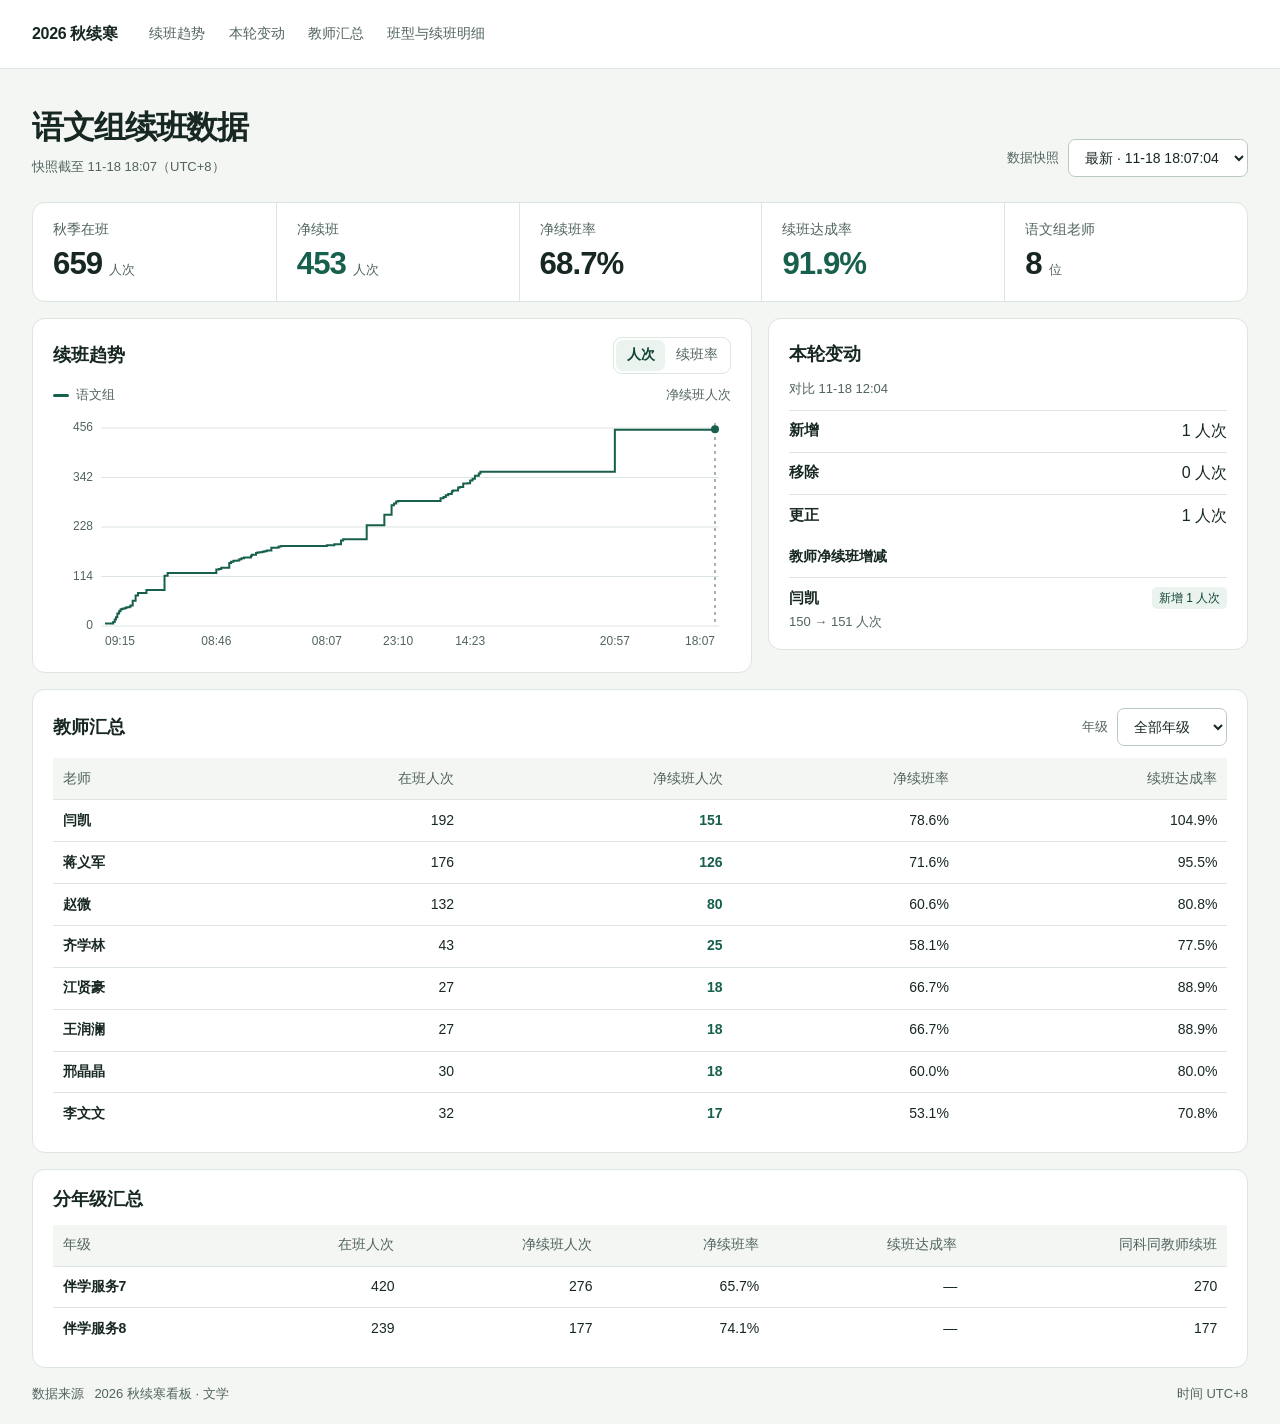
<file: index.html>
<!doctype html>
<html lang="zh-CN" data-snapshot-source="https://autumn-winter-renewals-2026.leafy-owlet-6920.chatgpt.site/snapshots.json">
<head>
  <meta charset="utf-8">
  <meta name="viewport" content="width=device-width, initial-scale=1">
  <meta name="description" content="2026 秋续寒语文组续班趋势、教师汇总与分年级数据。">
  <title>语文组续班数据 · 2026 秋续寒</title>
  <link rel="stylesheet" href="./dashboard.css?v=3">
  <link rel="stylesheet" href="./teachers.css">
  <script src="./dashboard.js?v=3" defer></script>
</head>
<body>
  <header class="topbar">
    <div class="shell topbar-inner">
      <a class="brand" href="#overview">2026 秋续寒</a>
      <nav aria-label="页面导航">
        <a href="#trend">续班趋势</a>
        <a href="#changes">本轮变动</a>
        <a href="#teachers">教师汇总</a>
        <a href="./details.html#class-types">班型与续班明细</a>
      </nav>
    </div>
  </header>

  <main class="shell" id="overview">
    <div class="page-heading">
      <div>
        <h1>语文组续班数据</h1>
        <p id="data-status" class="data-status" role="status">正在读取快照…</p>
      </div>
      <label class="snapshot-control" for="snapshot">
        <span>数据快照</span>
        <select id="snapshot" disabled><option>最新快照</option></select>
      </label>
    </div>

    <dl class="metrics" aria-label="语文组续班概况">
      <div><dt>秋季在班</dt><dd><strong id="enrolled">—</strong><span>人次</span></dd></div>
      <div><dt>净续班</dt><dd><strong id="renewed">—</strong><span>人次</span></dd></div>
      <div><dt>净续班率</dt><dd><strong id="rate">—</strong></dd></div>
      <div><dt>续班达成率</dt><dd><strong id="attainment">—</strong></dd></div>
      <div><dt>语文组老师</dt><dd><strong id="teacher-count">—</strong><span>位</span></dd></div>
    </dl>

    <div class="data-grid">
      <section class="panel trend" id="trend" aria-labelledby="trend-heading">
        <div class="panel-heading">
          <h2 id="trend-heading">续班趋势</h2>
          <div class="segmented" role="group" aria-label="走势指标">
            <button type="button" data-metric="count" aria-pressed="true" disabled>人次</button>
            <button type="button" data-metric="rate" aria-pressed="false" disabled>续班率</button>
          </div>
        </div>
        <div class="chart-key"><span></span>语文组 <span class="chart-unit" id="chart-unit">净续班人次</span></div>
        <canvas id="chart" role="img" aria-label="语文组续班趋势">可通过数据快照查看各时点的净续班数据。</canvas>
      </section>

      <section class="panel changes" id="changes" aria-labelledby="changes-heading">
        <div class="panel-heading"><h2 id="changes-heading">本轮变动</h2></div>
        <p id="change-summary" class="muted" aria-live="polite">正在读取快照…</p>
        <ul class="changes-list" id="change-list" hidden></ul>
        <div class="teacher-changes" id="teacher-changes" hidden>
          <h3>教师净续班增减</h3>
          <ul class="changes-list" id="teacher-change-list"></ul>
        </div>
      </section>
    </div>

    <section class="panel teachers" id="teachers" aria-labelledby="teachers-heading">
      <div class="panel-heading">
        <h2 id="teachers-heading">教师汇总</h2>
        <label class="grade-control" for="teacher-grade">
          <span>年级</span>
          <select id="teacher-grade" disabled><option value="">全部年级</option></select>
        </label>
      </div>
      <div class="table-scroll">
        <table>
          <thead><tr><th scope="col">老师</th><th scope="col">在班人次</th><th scope="col">净续班人次</th><th scope="col">净续班率</th><th scope="col">续班达成率</th></tr></thead>
          <tbody id="teacher-rows"><tr><td colspan="5">正在读取快照…</td></tr></tbody>
        </table>
      </div>
    </section>

    <section class="panel" id="grades" aria-labelledby="grades-heading">
      <div class="panel-heading"><h2 id="grades-heading">分年级汇总</h2></div>
      <div class="table-scroll">
        <table>
          <thead><tr><th scope="col">年级</th><th scope="col">在班人次</th><th scope="col">净续班人次</th><th scope="col">净续班率</th><th scope="col">续班达成率</th><th scope="col">同科同教师续班</th></tr></thead>
          <tbody id="grade-rows"><tr><td colspan="6">正在读取快照…</td></tr></tbody>
        </table>
      </div>
    </section>
    <footer>数据来源 <span>2026 秋续寒看板 · 文学</span><span>时间 UTC+8</span></footer>
  </main>
</body>
</html>
</file>
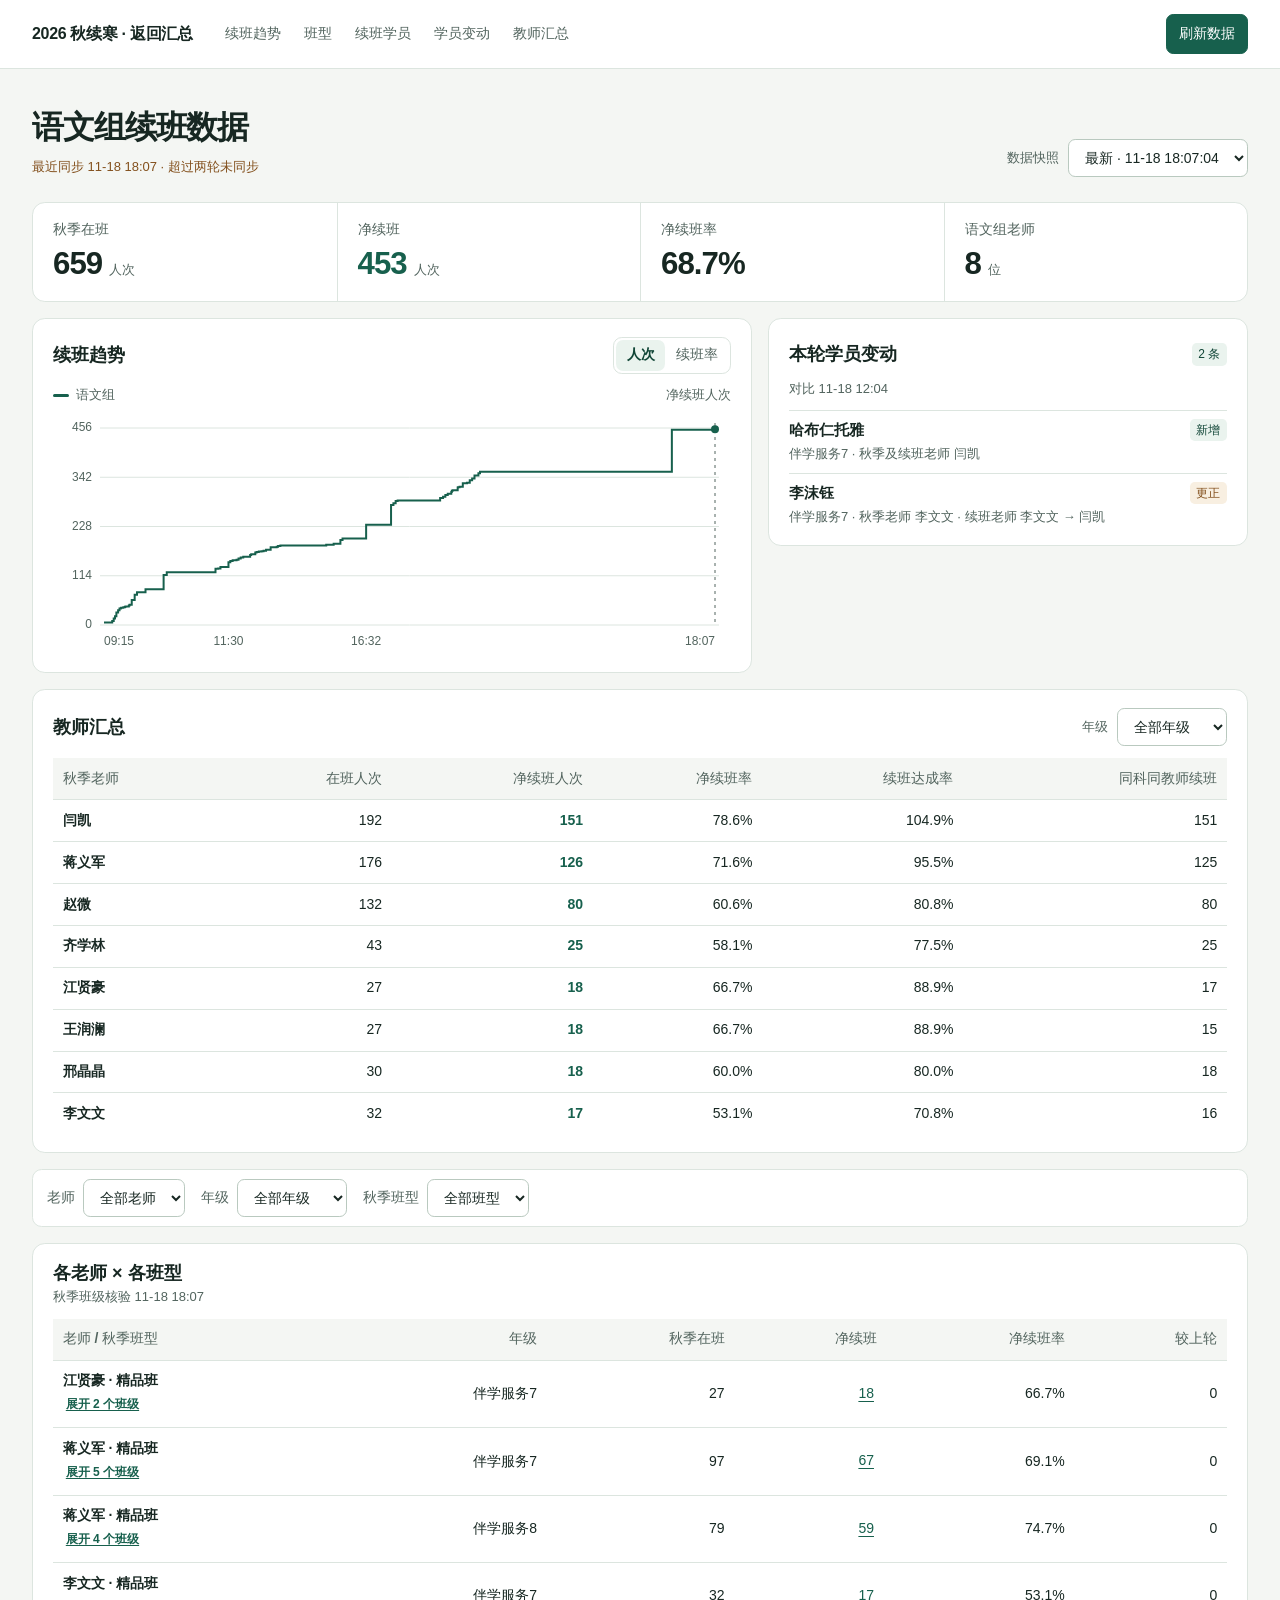
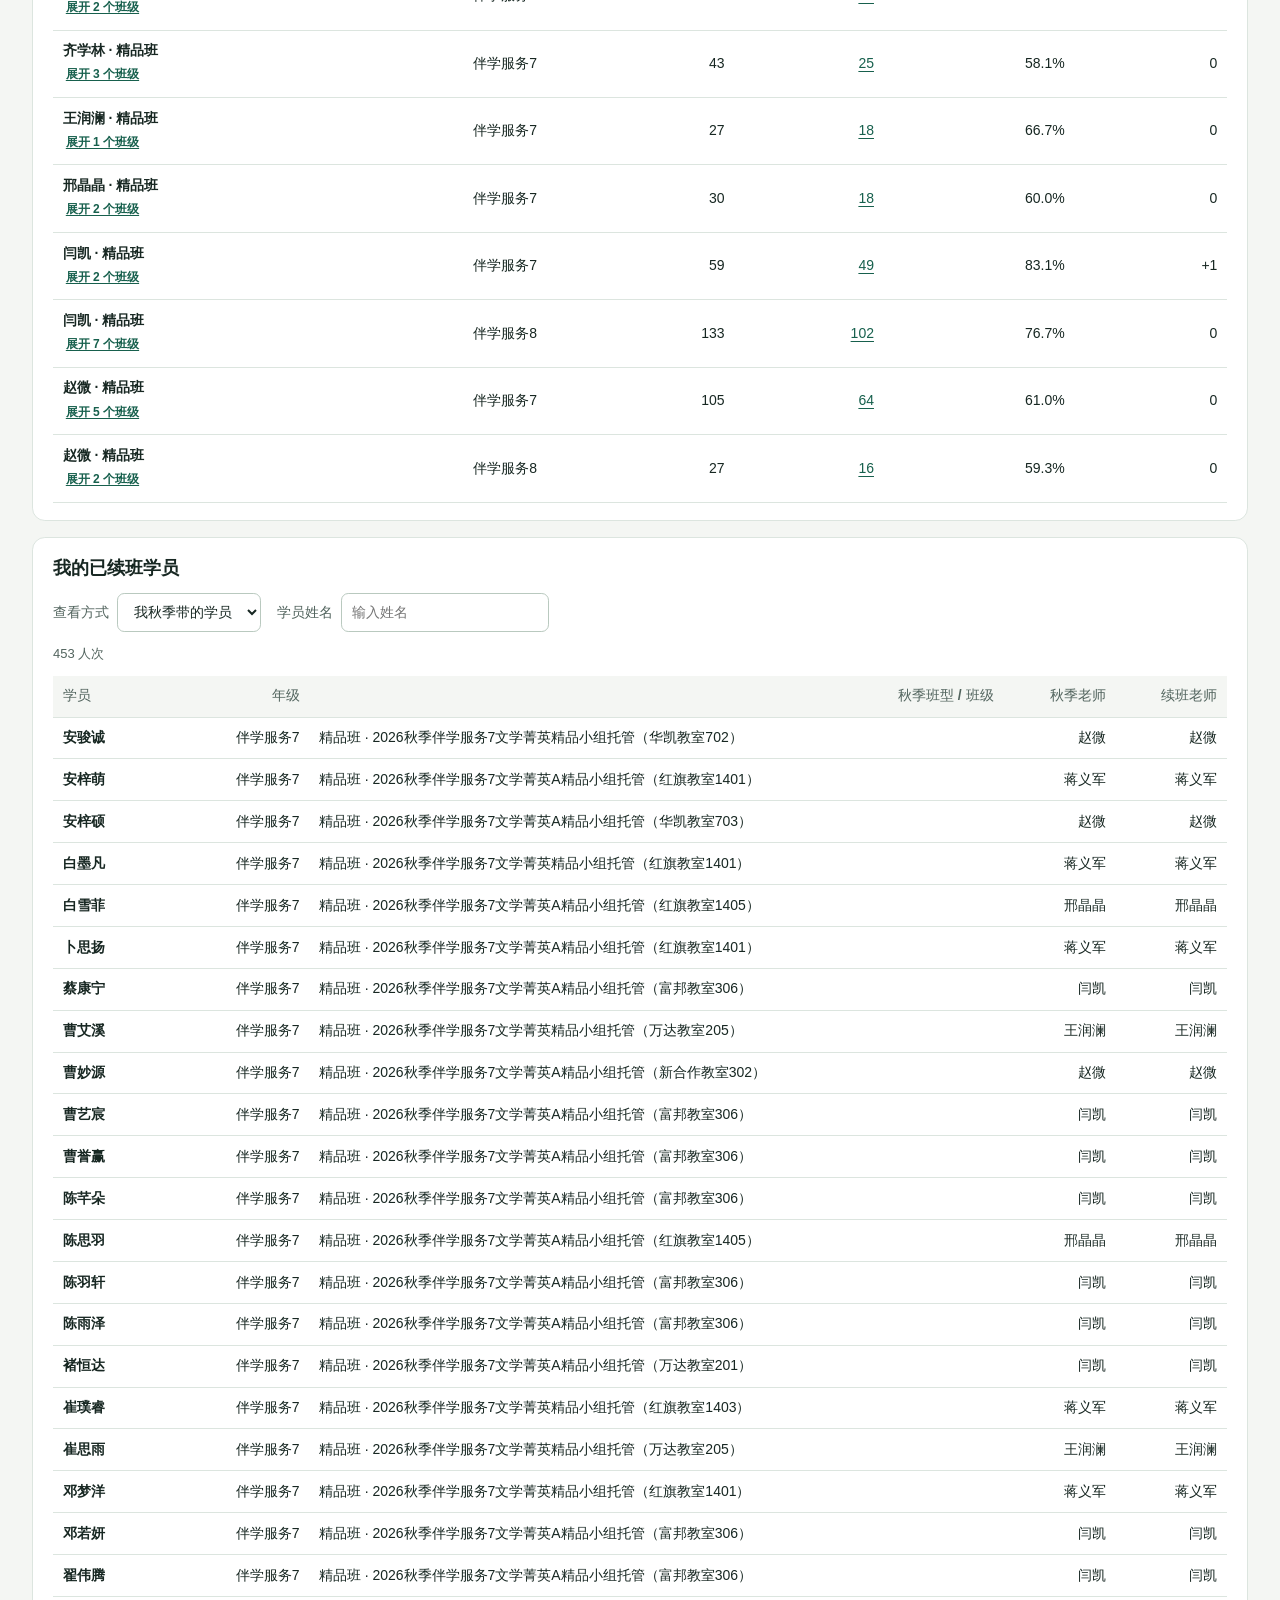
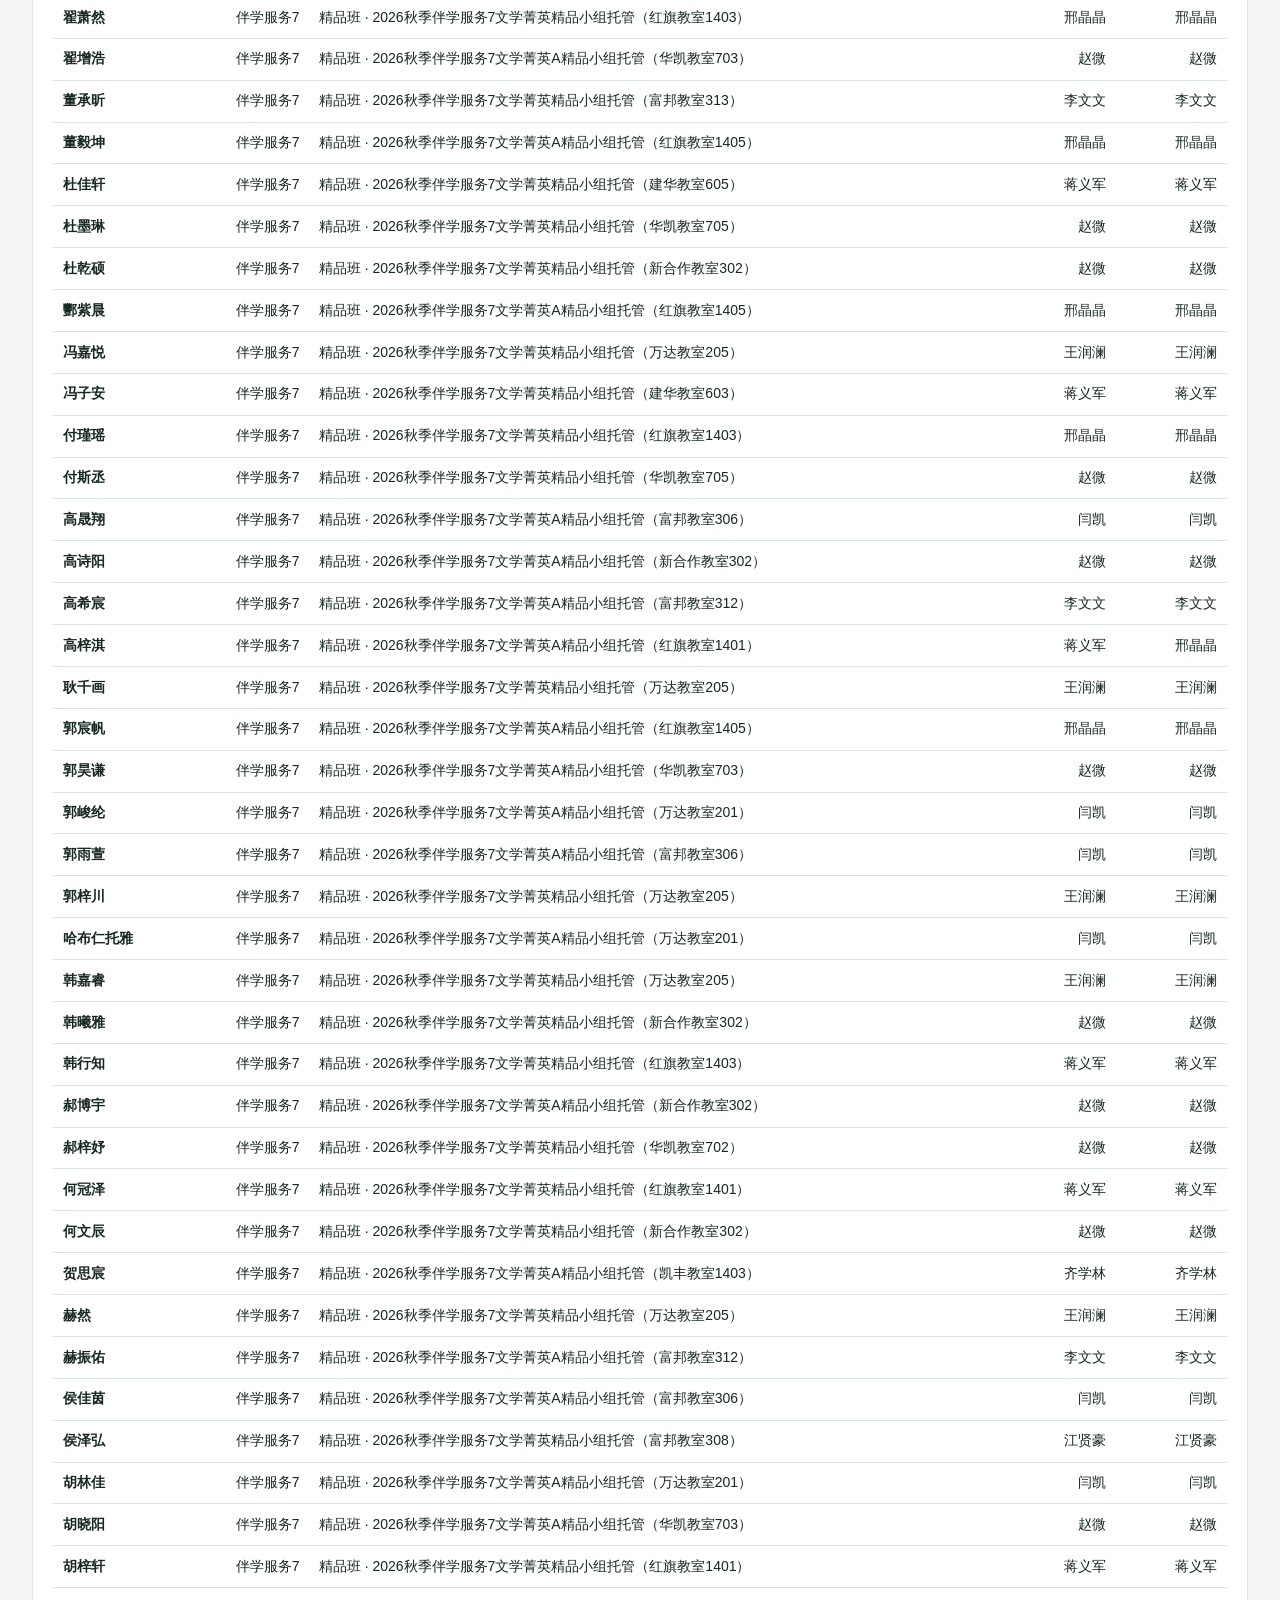
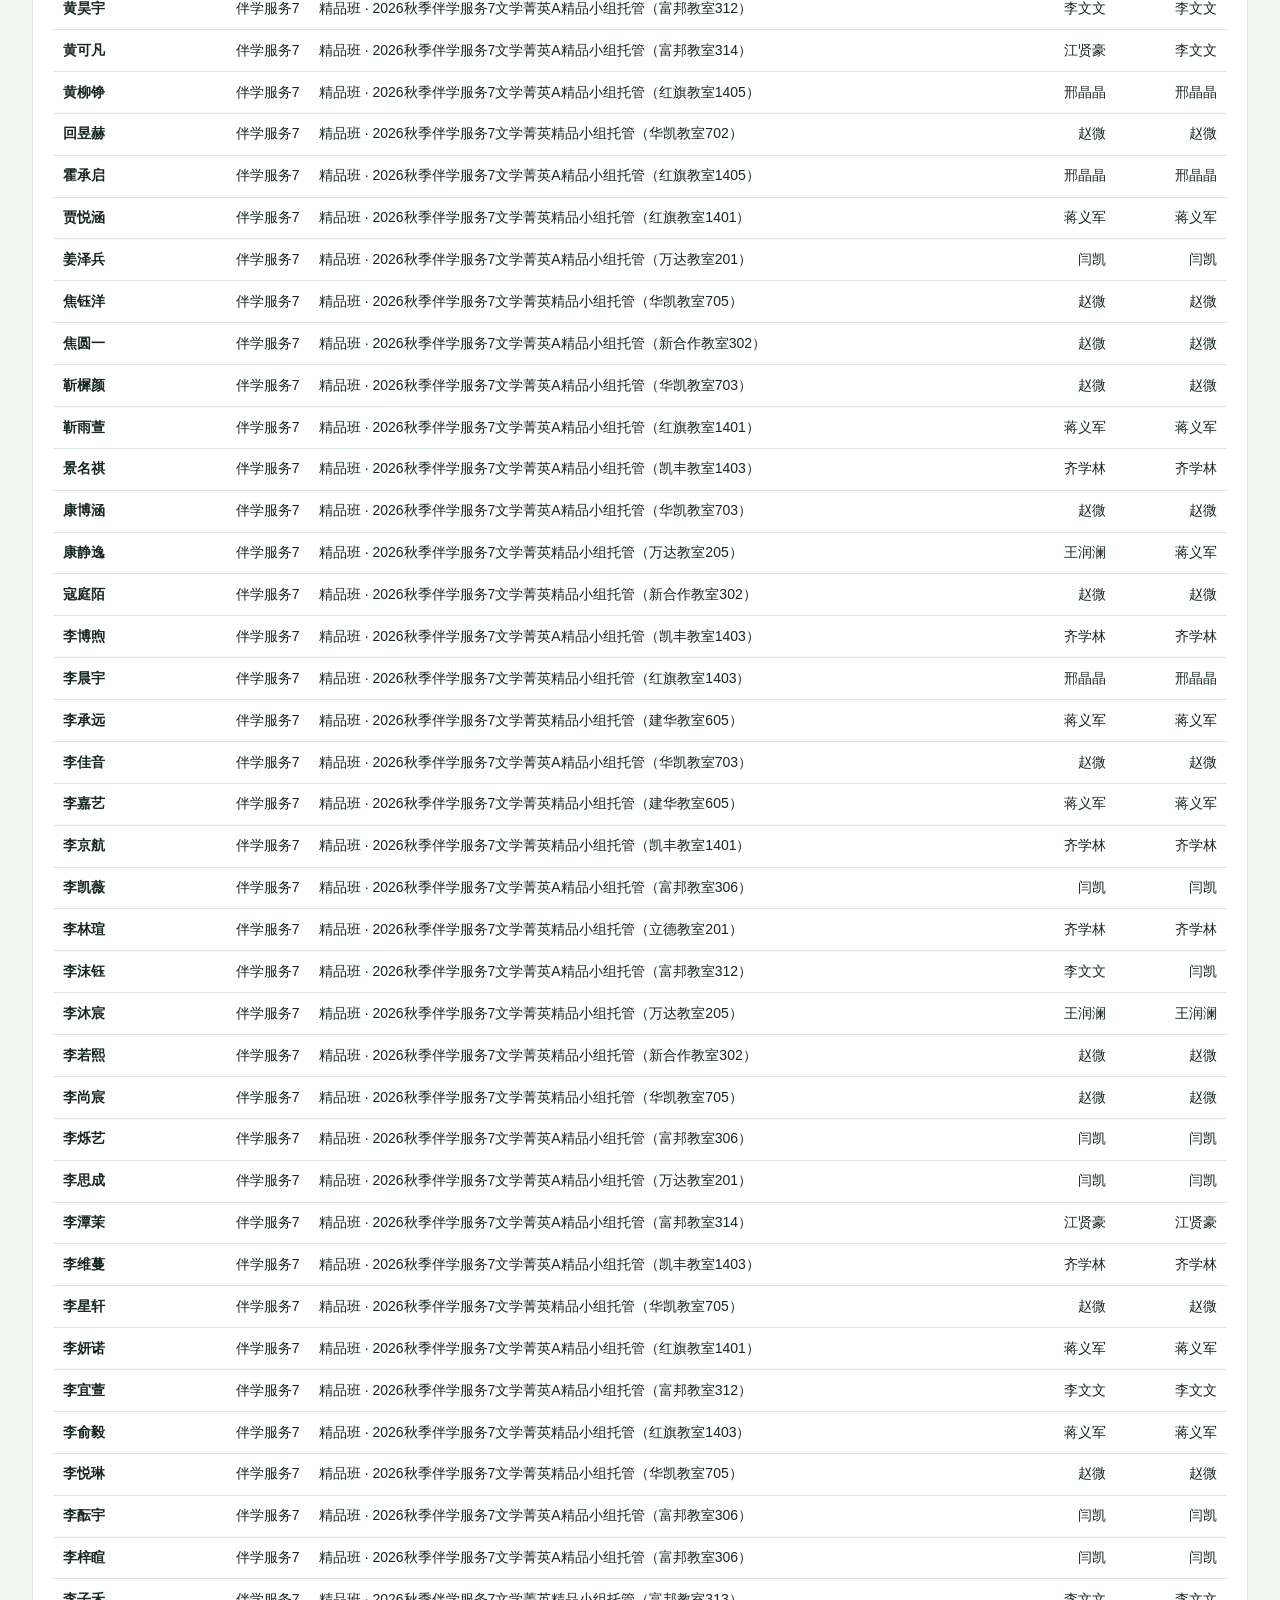
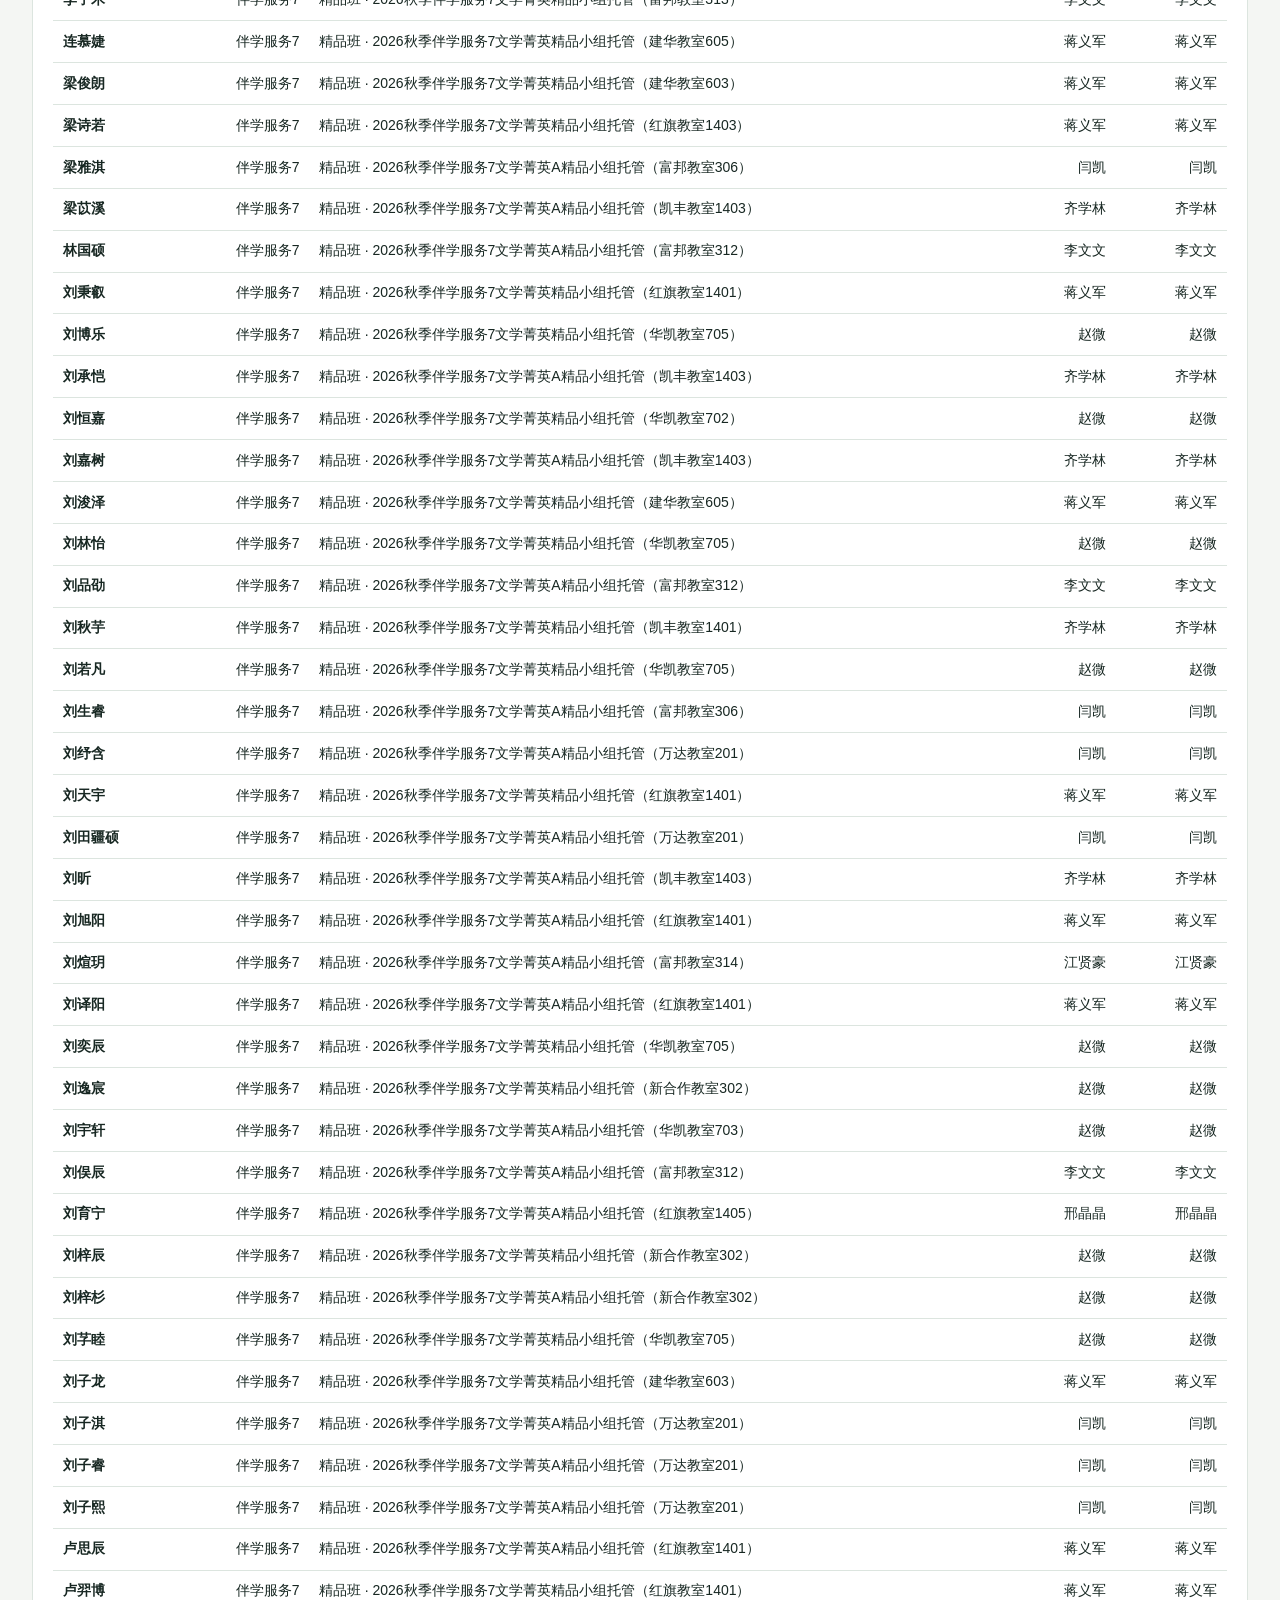
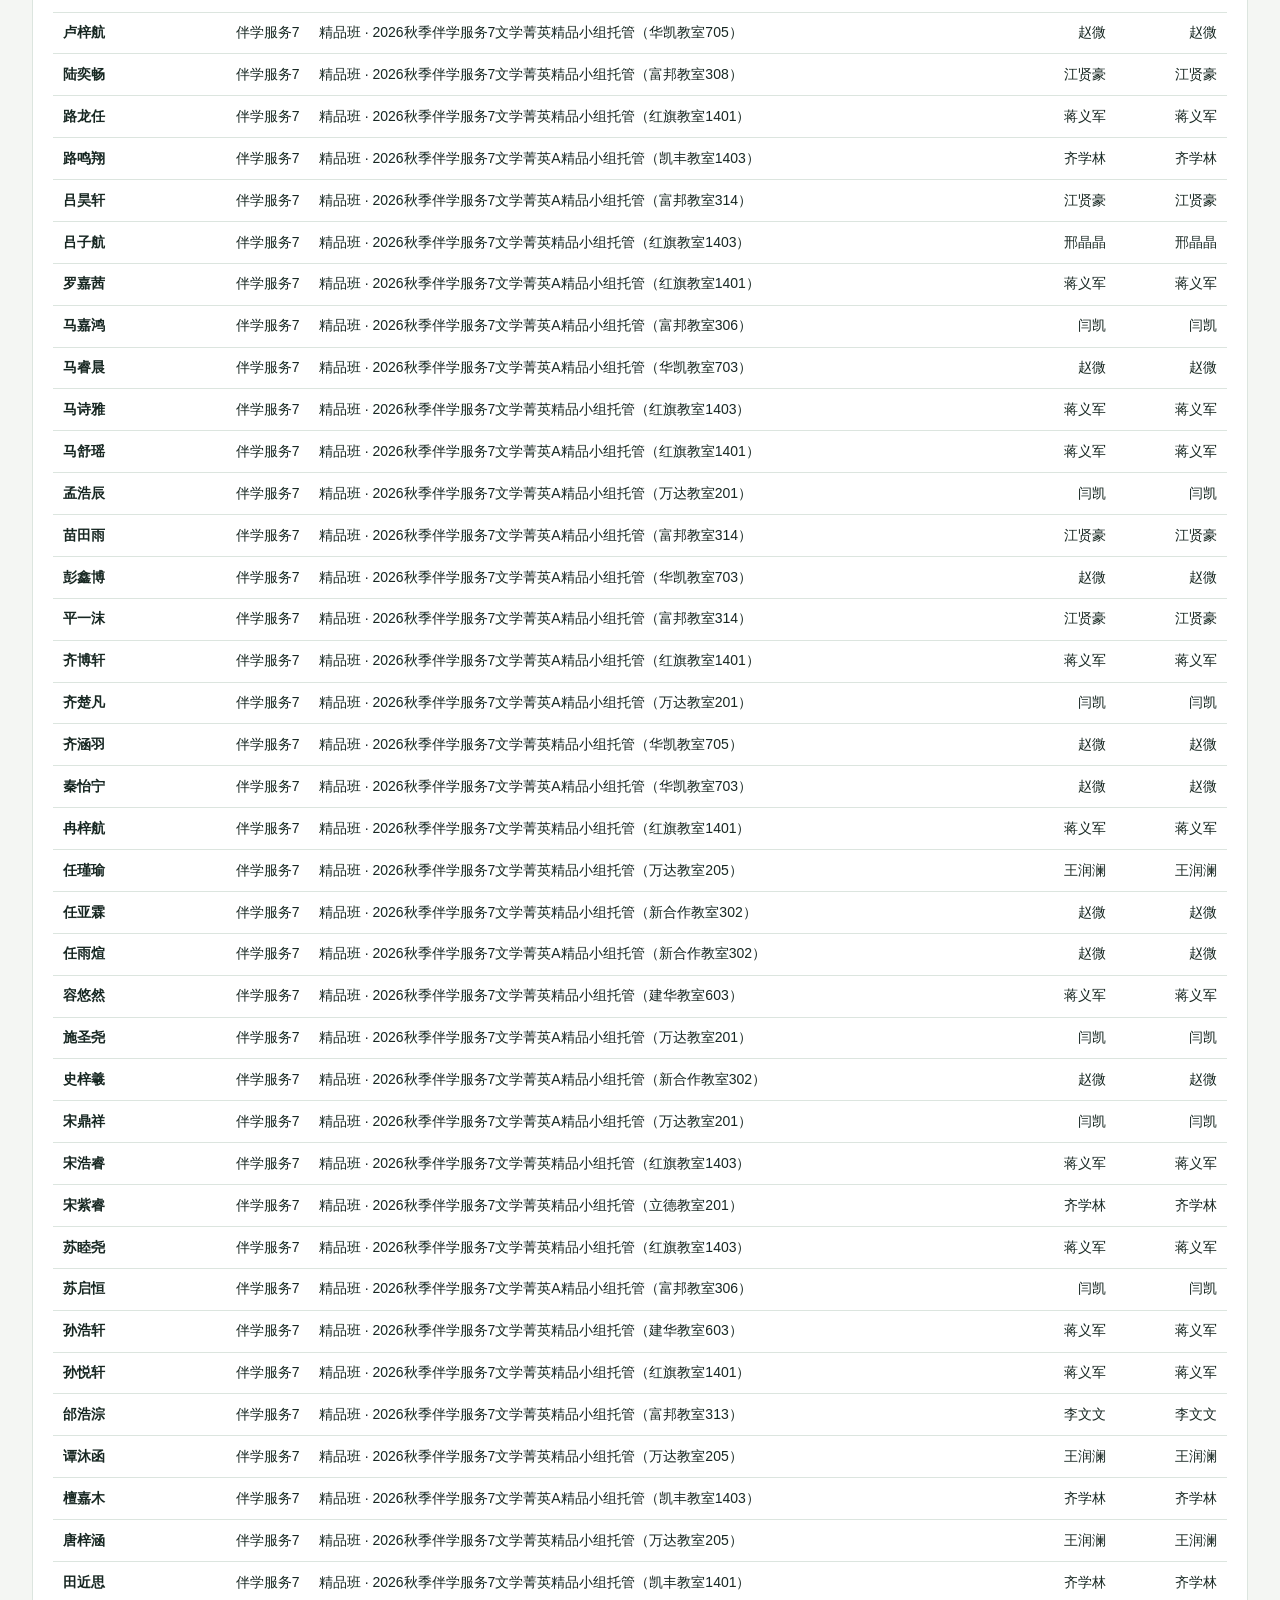
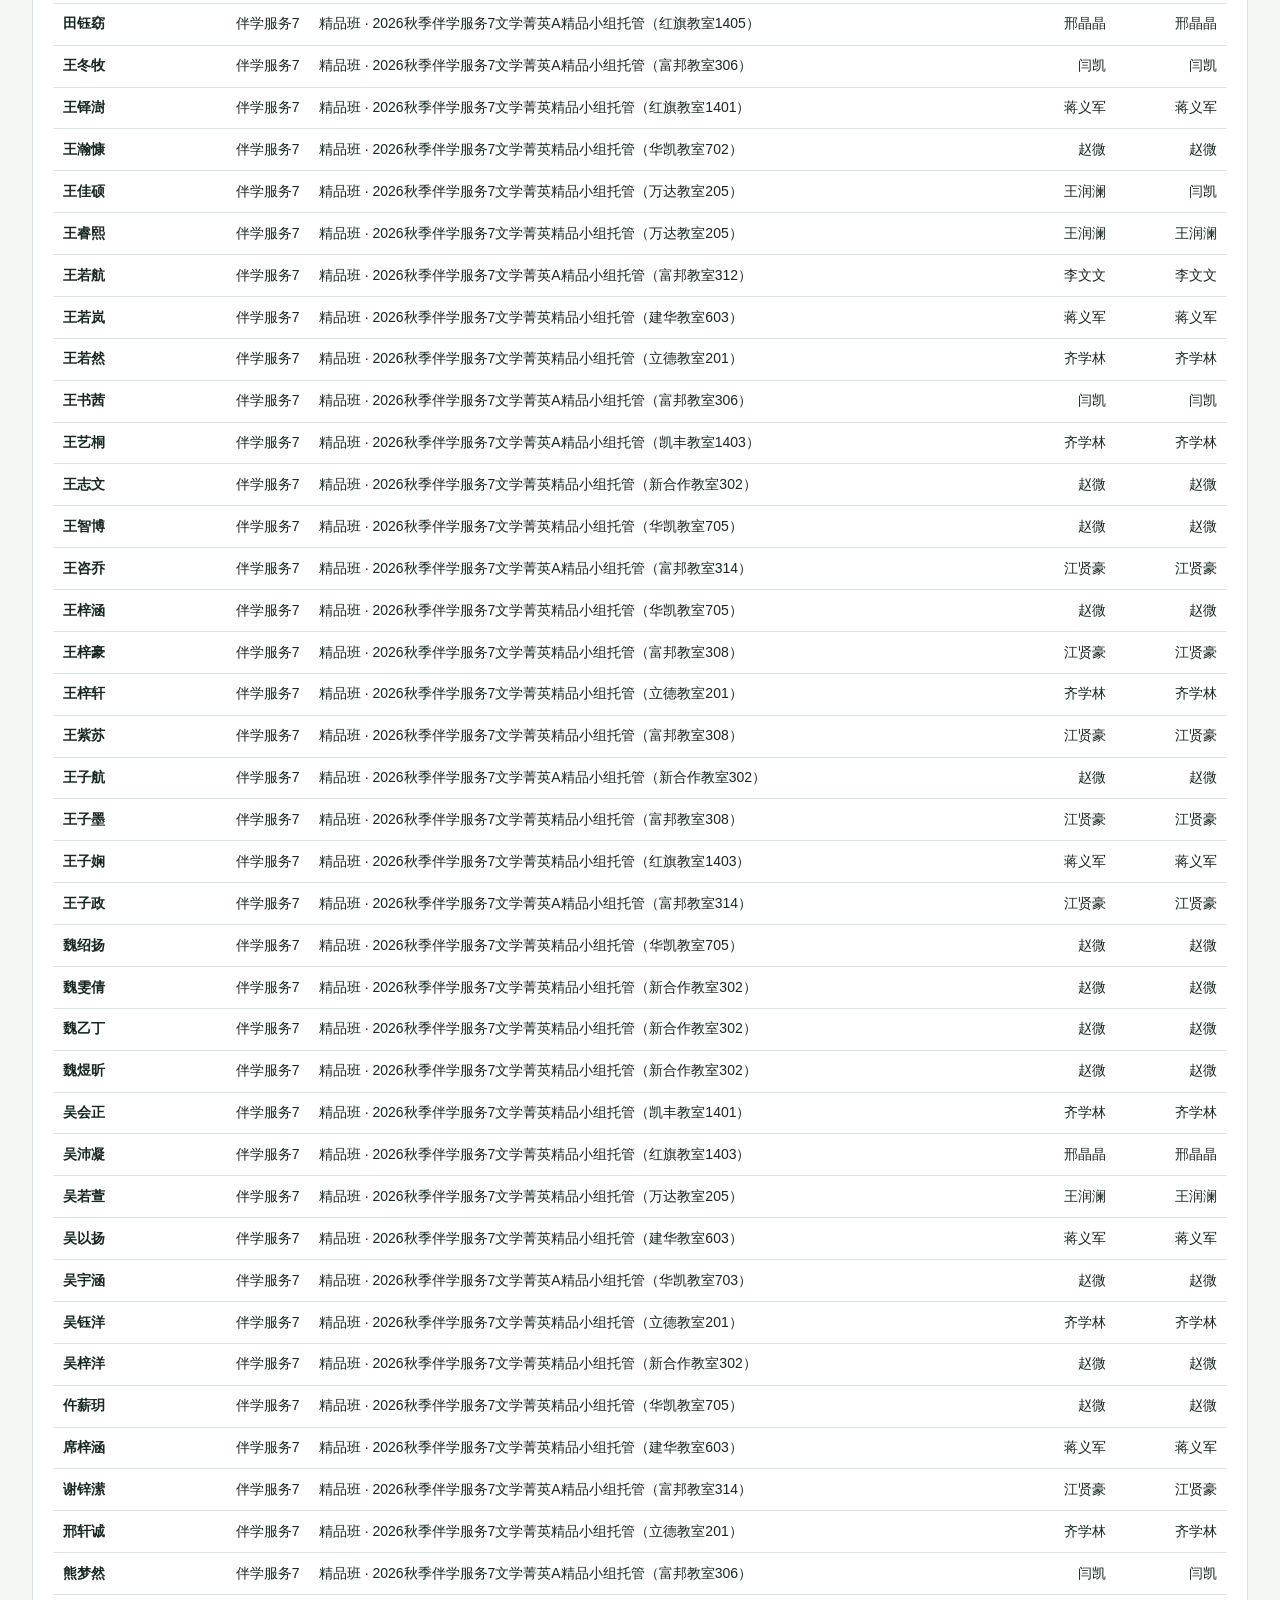
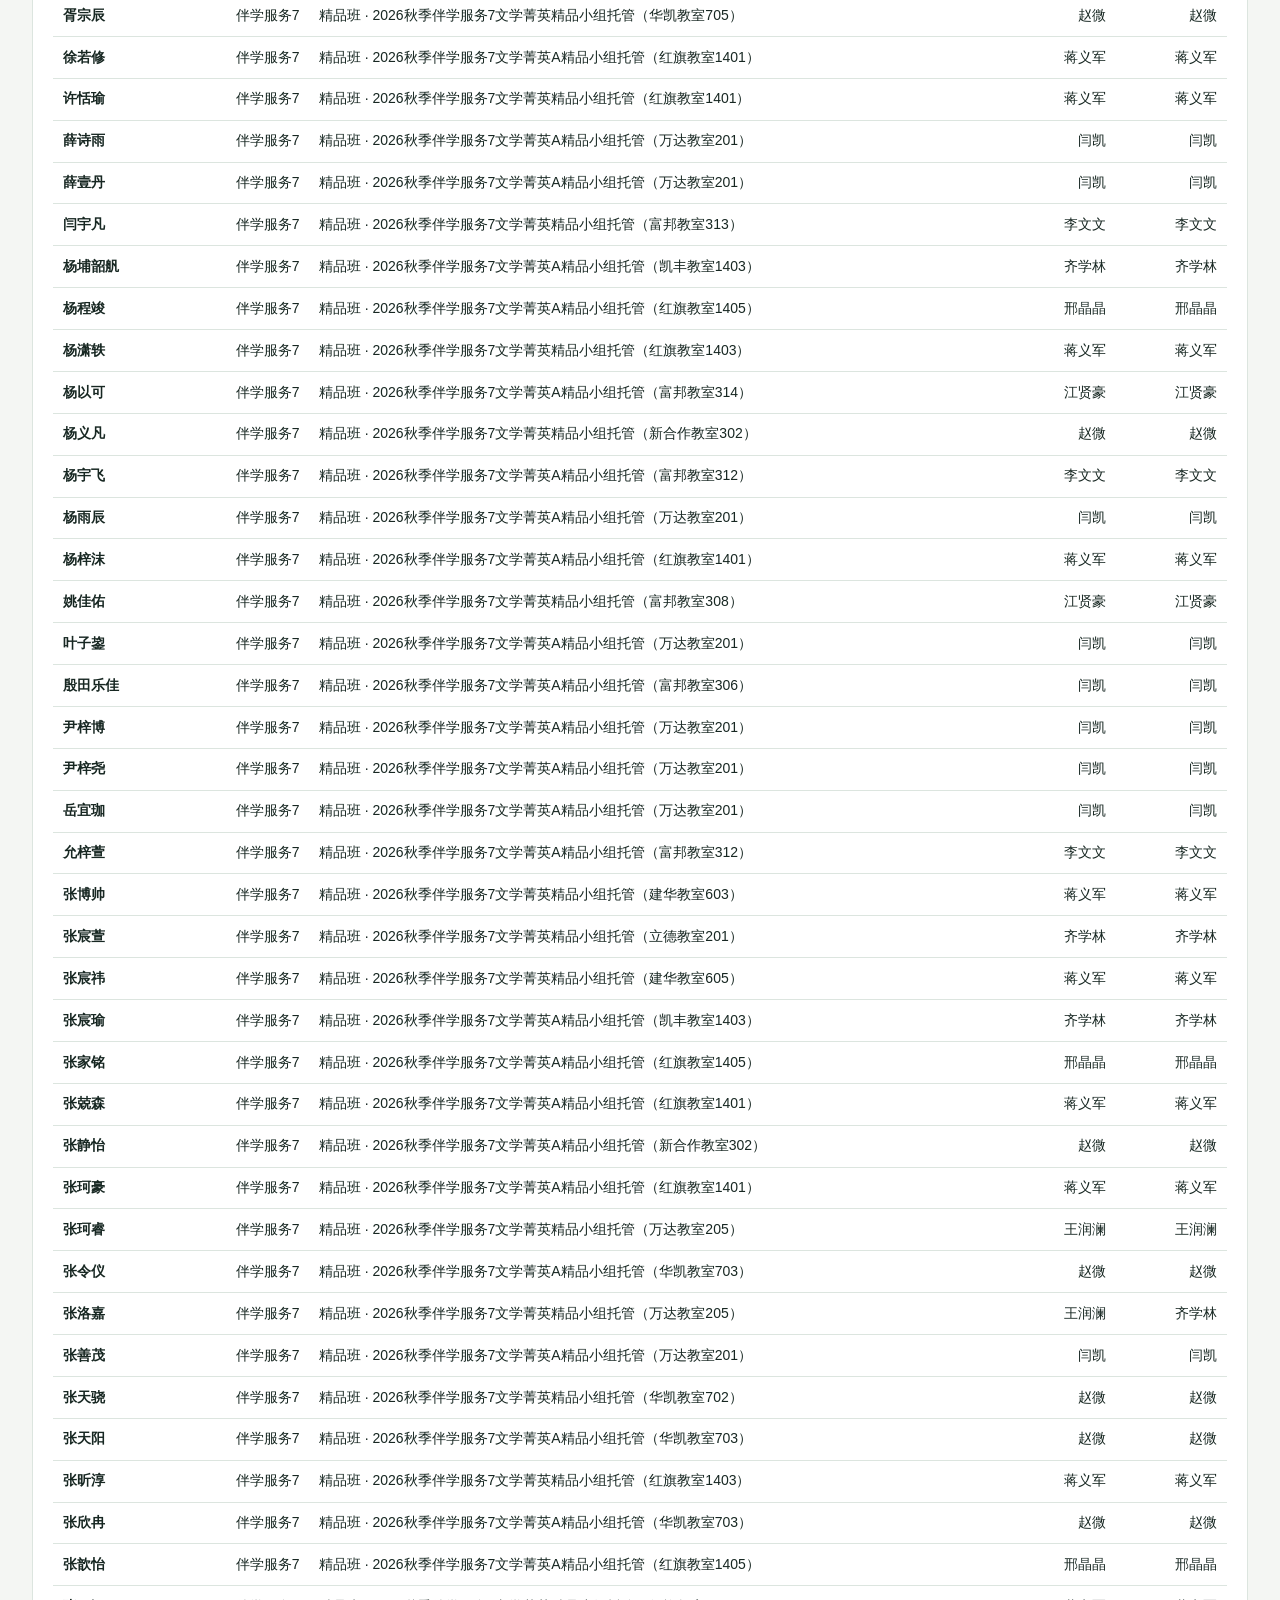
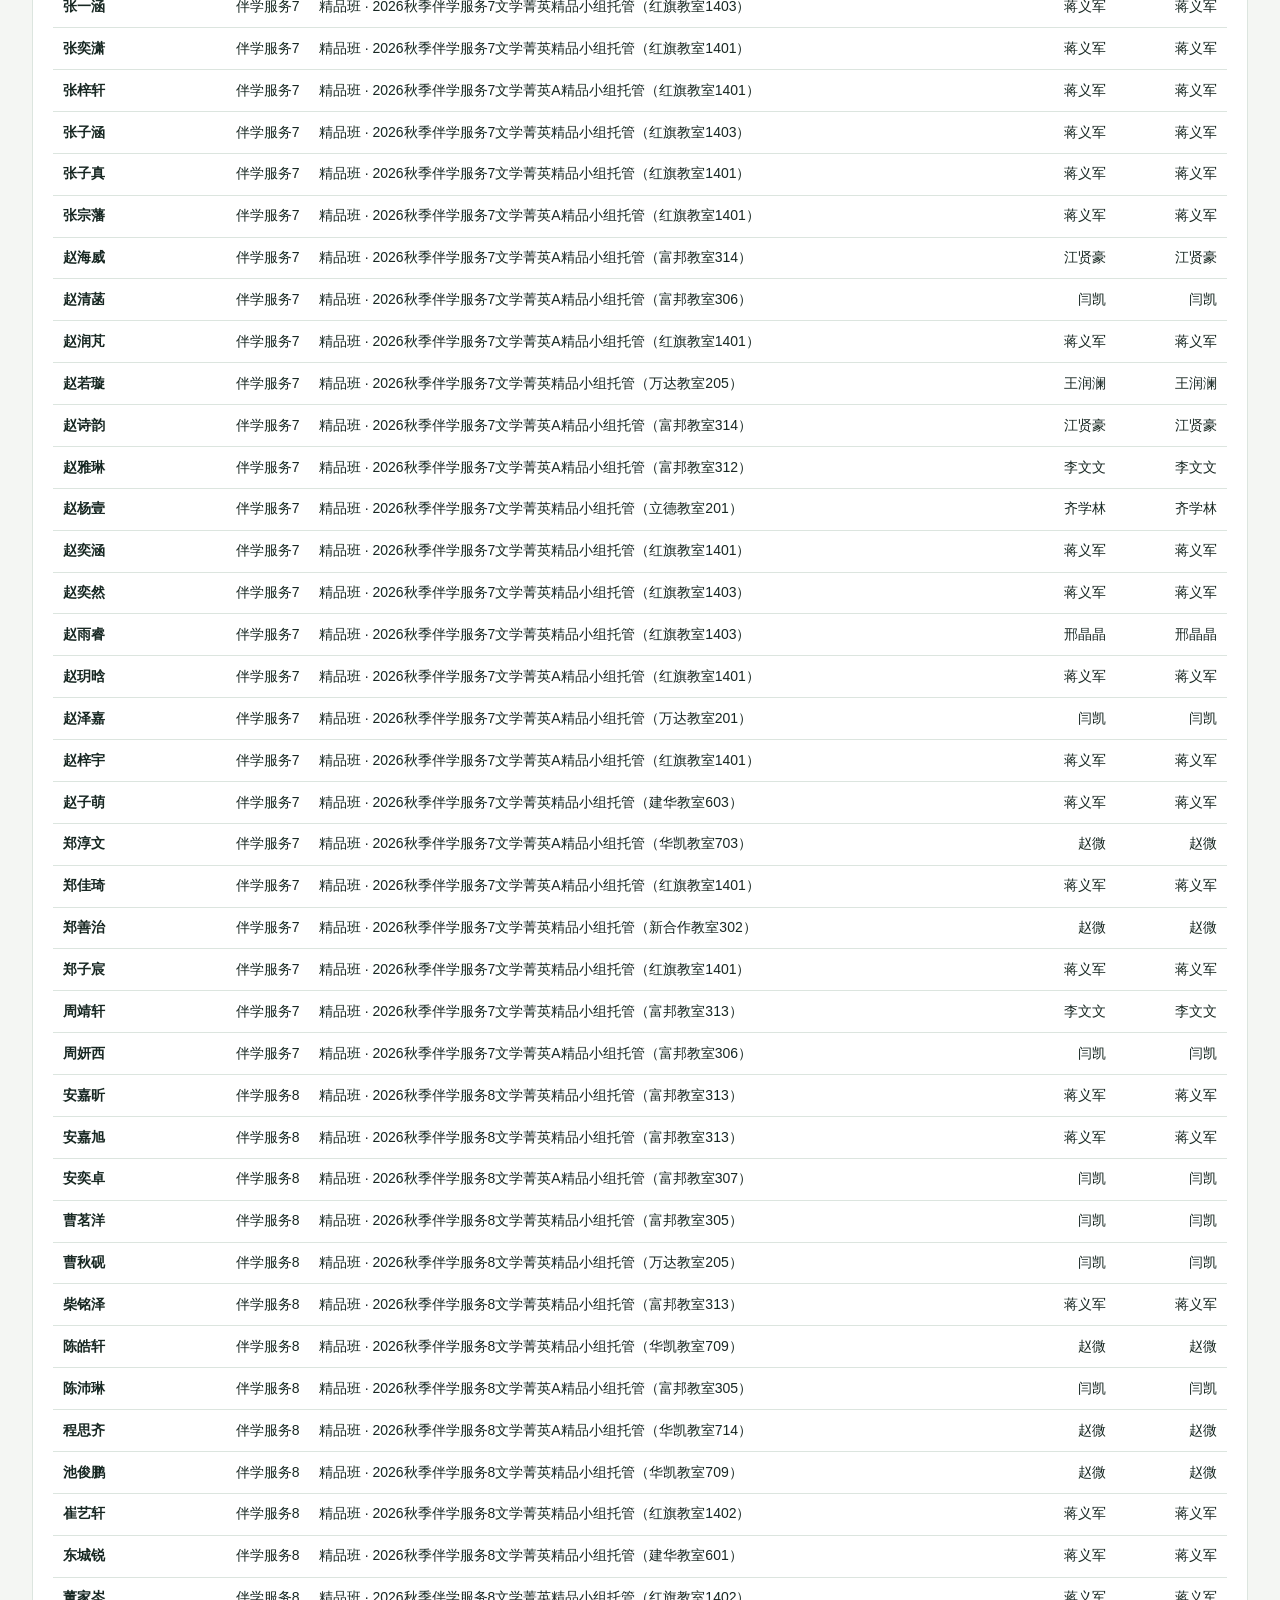
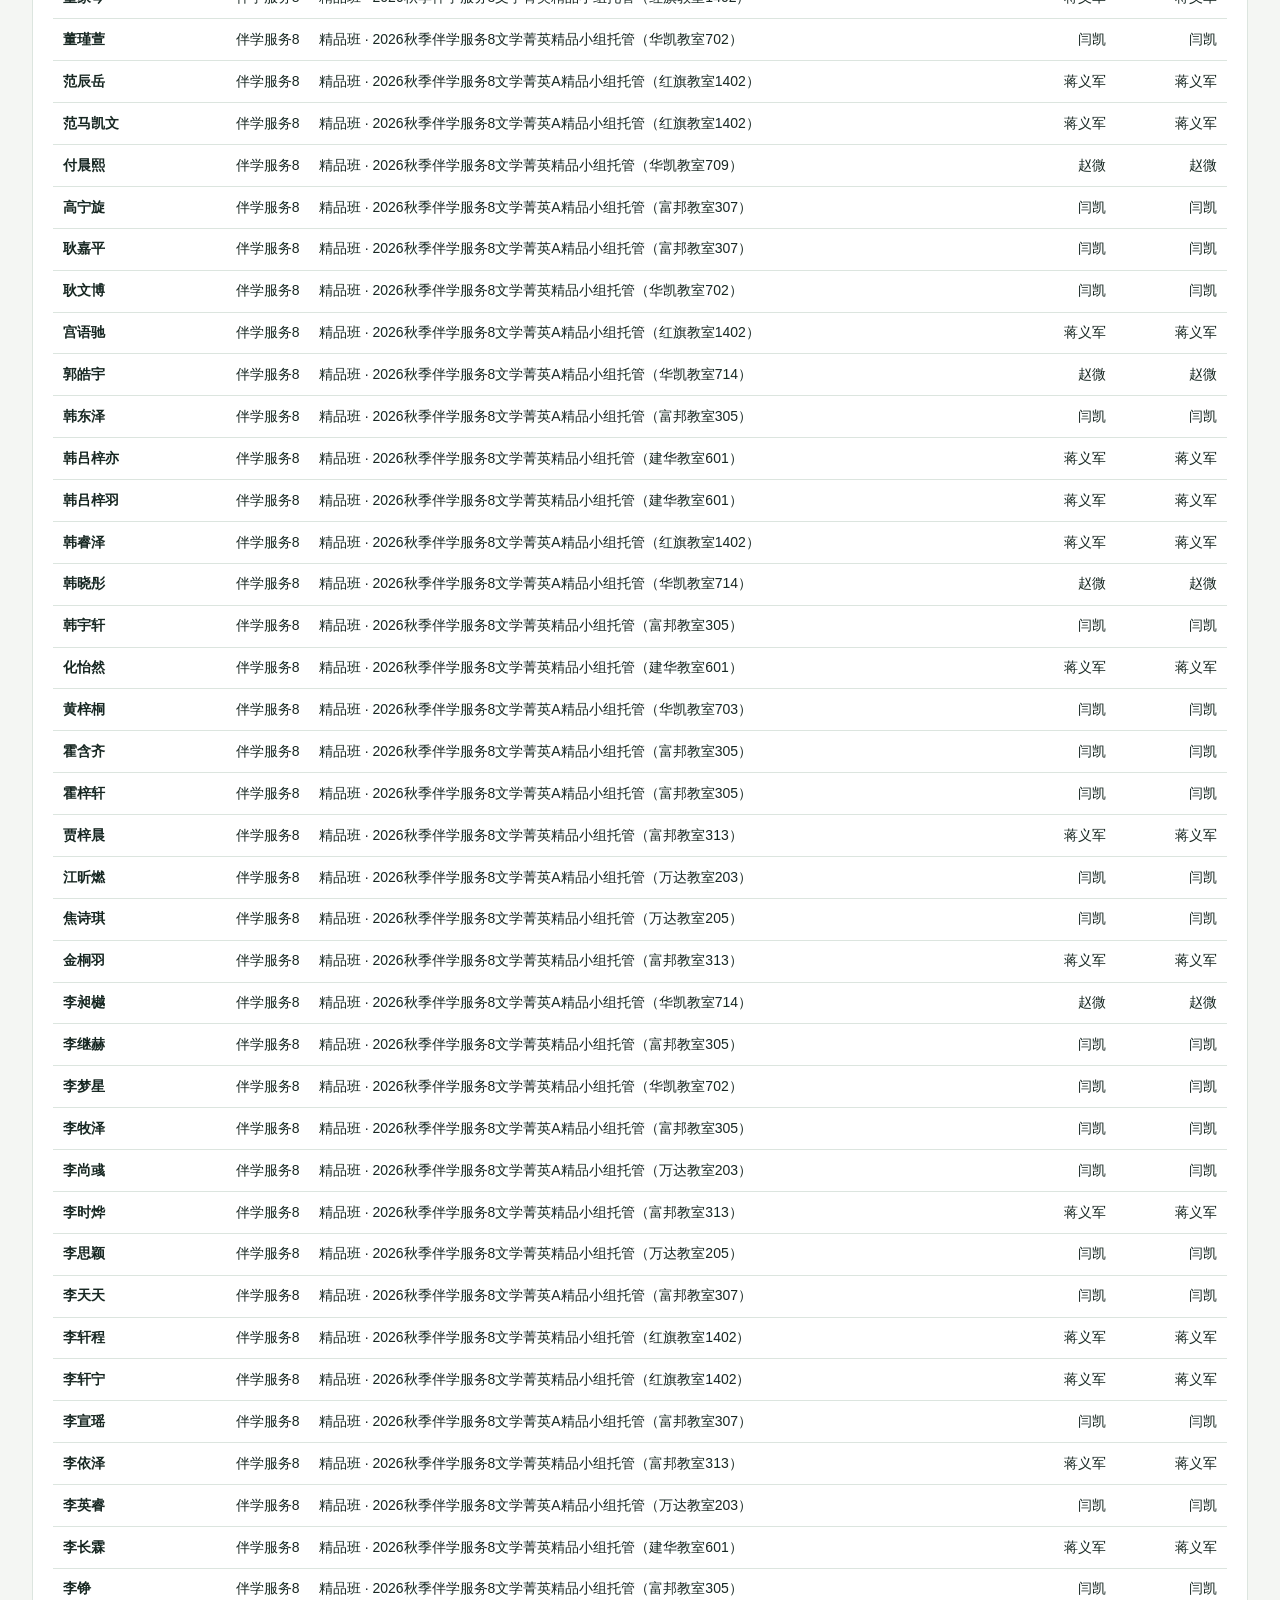
<file: details.html>
<!doctype html>
<html lang="zh-CN" data-detail-source="./renewal-detail.json">
<head>
  <meta charset="utf-8">
  <meta name="viewport" content="width=device-width, initial-scale=1">
  <meta name="description" content="2026 秋续寒语文组续班数据、教师汇总与学员变动。">
  <title>语文组续班数据 · 2026 秋续寒</title>
  <link rel="stylesheet" href="detail-dashboard.css?v=1">
  <script src="renewal-details.js?v=1" defer></script>
  <script src="detail-dashboard.js?v=3" defer></script>
</head>
<body>
  <header class="topbar">
    <div class="shell topbar-inner">
      <a class="brand" href="./">2026 秋续寒 · 返回汇总</a>
      <nav aria-label="页面导航">
        <a href="#trend">续班趋势</a>
        <a href="#class-types">班型</a>
        <a href="#student-renewals">续班学员</a>
        <a href="#student-changes">学员变动</a>
        <a href="#teachers">教师汇总</a>
      </nav>
      <button class="refresh" id="refresh" type="button">刷新数据</button>
    </div>
  </header>

  <main class="shell" id="overview">
    <div class="page-heading">
      <div>
        <h1>语文组续班数据</h1>
        <p id="data-status" class="data-status" role="status">正在读取看板快照…</p>
      </div>
      <label class="snapshot-control">
        <span>数据快照</span>
        <select id="snapshot" disabled>
          <option value="">最新快照</option>
        </select>
      </label>
    </div>

    <dl class="metrics" aria-label="语文组续班概况">
      <div><dt>秋季在班</dt><dd><strong id="enrolled">—</strong><span>人次</span></dd></div>
      <div><dt>净续班</dt><dd><strong id="renewed">—</strong><span>人次</span></dd></div>
      <div><dt>净续班率</dt><dd><strong id="rate">—</strong></dd></div>
      <div><dt>语文组老师</dt><dd><strong id="staff-count">—</strong><span>位</span></dd></div>
    </dl>

    <div class="data-grid">
      <section class="panel trend" id="trend" aria-labelledby="trend-heading">
        <div class="panel-heading">
          <h2 id="trend-heading">续班趋势</h2>
          <div class="segmented" role="group" aria-label="走势指标">
            <button type="button" data-metric="count" aria-pressed="true">人次</button>
            <button type="button" data-metric="rate" aria-pressed="false">续班率</button>
          </div>
        </div>
        <div class="chart-key"><span></span>语文组 <span class="chart-unit" id="chart-unit">净续班人次</span></div>
        <canvas id="chart" role="img" aria-label="语文组续班趋势">选取上方的数据快照可查看各时点的净续班数据。</canvas>
      </section>

      <section class="panel changes" id="changes" aria-labelledby="changes-heading">
        <div class="panel-heading">
          <h2 id="changes-heading">本轮学员变动</h2>
          <span id="change-count" class="change-count"></span>
        </div>
        <p id="change-summary" class="muted" aria-live="polite">正在读取快照…</p>
        <ul class="changes-list" id="change-list" hidden></ul>
      </section>
    </div>

    <section class="panel teachers" id="teachers" aria-labelledby="teachers-heading">
      <div class="panel-heading">
        <h2 id="teachers-heading">教师汇总</h2>
        <label class="grade-control">
          <span>年级</span>
          <select id="grade" disabled><option value="">全部年级</option></select>
        </label>
      </div>
      <div class="table-scroll">
        <table>
          <thead>
            <tr><th scope="col">秋季老师</th><th scope="col">在班人次</th><th scope="col">净续班人次</th><th scope="col">净续班率</th><th scope="col">续班达成率</th><th scope="col">同科同教师续班</th></tr>
          </thead>
          <tbody id="staff-rows"><tr><td colspan="6">正在读取快照…</td></tr></tbody>
        </table>
      </div>
    </section>

    <div class="detail-section">
      <div class="detail-filters shared-filters" role="group" aria-label="班型、续班名单及变动的筛选条件">
        <label>老师 <select id="detail-teacher"><option value="">全部老师</option></select></label>
        <label>年级 <select id="detail-grade"><option value="">全部年级</option></select></label>
        <label>秋季班型 <select id="detail-type"><option value="">全部班型</option></select></label>
      </div>
    <section class="panel teacher-details" id="class-types" aria-labelledby="class-types-title">
      <div class="panel-heading"><h2 id="class-types-title">各老师 × 各班型</h2></div>
      <p class="muted" id="class-status" aria-live="polite">正在核对班型数据…</p>
      <div class="table-scroll">
        <table>
          <thead><tr><th scope="col">老师 / 秋季班型</th><th scope="col">年级</th><th scope="col">秋季在班</th><th scope="col">净续班</th><th scope="col">净续班率</th><th scope="col">较上轮</th></tr></thead>
          <tbody id="class-rows"></tbody>
        </table>
      </div>
    </section>

    <section class="panel teacher-details" id="student-renewals" aria-labelledby="student-renewals-title">
      <div class="panel-heading"><h2 id="student-renewals-title">我的已续班学员</h2></div>
      <div class="detail-filters">
        <label>查看方式 <select id="student-role"><option value="1">我秋季带的学员</option><option value="3">续到我班的学员</option></select></label>
        <label>学员姓名 <input type="search" id="student-search" placeholder="输入姓名"></label>
      </div>
      <p class="muted" id="student-count" aria-live="polite"></p>
      <button class="plain-button" id="clear-class" type="button" hidden></button>
      <div class="table-scroll">
        <table>
          <thead><tr><th scope="col">学员</th><th scope="col">年级</th><th scope="col">秋季班型 / 班级</th><th scope="col">秋季老师</th><th scope="col">续班老师</th></tr></thead>
          <tbody id="student-rows"></tbody>
        </table>
      </div>
    </section>

    <section class="panel teacher-details" id="student-changes" aria-labelledby="student-changes-title">
      <div class="panel-heading"><h2 id="student-changes-title">我的本轮变动</h2></div>
      <div class="detail-filters">
        <label>时间 <select id="student-period"><option value="round">本轮</option><option value="today">今天</option><option value="week">近 7 天</option></select></label>
      </div>
      <p class="muted" id="student-change-summary" aria-live="polite"></p>
      <ul class="changes-list" id="student-change-list"></ul>
    </section>
    </div>
    <footer>数据来源 <span>2026 秋续寒看板 · 文学</span><span>时间 UTC+8</span></footer>
  </main>
</body>
</html>
</file>
<file: dashboard.css>
:root {
  color-scheme: light;
  --paper: #f4f6f3;
  --surface: #fff;
  --ink: #172722;
  --muted: #52645e;
  --line: #dce5df;
  --accent: #17604d;
  --accent-dark: #104536;
  --tint: #eaf3ee;
  --warm: #83501d;
  --warm-bg: #f8efe1;
  font: 400 16px/1.55 "Inter", "Microsoft YaHei UI", "PingFang SC", sans-serif;
}

*, *::before, *::after { box-sizing: border-box; }
html { scroll-padding-top: 1rem; }
body { margin: 0; background: var(--paper); color: var(--ink); }
[hidden] { display: none !important; }
::selection { background: #d0e7dc; color: var(--ink); }
:focus-visible { outline: 2px solid var(--accent); outline-offset: 3px; }
h1, h2, p, dl, dd { margin: 0; }
button, select { font: inherit; }
button, select, nav a { touch-action: manipulation; }

.shell { width: min(100% - 4rem, 76rem); margin-inline: auto; }
.topbar { background: var(--surface); border-bottom: 1px solid var(--line); }
.topbar-inner { min-height: 4.25rem; display: flex; align-items: center; gap: 2rem; }
.brand { font-weight: 700; letter-spacing: -.02em; color: var(--ink); text-decoration: none; white-space: nowrap; }
nav { display: flex; align-items: center; gap: 1.45rem; }
nav a { color: var(--muted); text-decoration: none; font-size: .875rem; white-space: nowrap; padding-block: .6rem; }
nav a:hover { color: var(--accent); text-decoration: underline; text-underline-offset: .3em; }
.refresh { margin-left: auto; border: 1px solid var(--accent); background: var(--accent); color: white; }
.refresh:hover { background: var(--accent-dark); }
button, select { border-radius: .45rem; padding: .48rem .75rem; font-size: .875rem; min-height: 2.4rem; }
button { cursor: pointer; }
button:disabled, select:disabled { cursor: default; opacity: .65; }
select { border: 1px solid #b9c9bf; background: var(--surface); color: var(--ink); }

main { padding-block: 2.4rem 1.25rem; }
.page-heading, .panel-heading { display: flex; align-items: center; justify-content: space-between; gap: .9rem; }
.page-heading { align-items: end; margin-bottom: 1.55rem; }
h1 { font-size: 2rem; letter-spacing: -.035em; line-height: 1.25; }
h2 { font-size: 1.125rem; line-height: 1.4; }
.data-status, .muted, .chart-key, .snapshot-control > span, .grade-control > span, footer { color: var(--muted); font-size: .8125rem; }
.data-status { margin-top: .6rem; }
.data-status[data-state="error"], .data-status[data-state="stale"] { color: var(--warm); }
.snapshot-control, .grade-control { display: flex; align-items: center; gap: .55rem; white-space: nowrap; }

.metrics { display: grid; grid-template-columns: repeat(5, minmax(0, 1fr)); background: var(--surface); border: 1px solid var(--line); border-radius: .8rem; }
.metrics > div { padding: 1rem 1.25rem; }
.metrics > div + div { border-left: 1px solid var(--line); }
.metrics dt { color: var(--muted); font-size: .875rem; }
.metrics dd { display: flex; align-items: baseline; gap: .45rem; margin-top: .15rem; }
.metrics strong { font-size: 1.95rem; line-height: 1.35; font-variant-numeric: tabular-nums; letter-spacing: -.03em; }
.metrics dd span { color: var(--muted); font-size: .8125rem; }
.metrics > div:nth-child(2) strong, #attainment { color: var(--accent); }

.data-grid { display: grid; grid-template-columns: minmax(0, 1.5fr) minmax(0, 1fr); gap: 1rem; margin-block: 1rem; align-items: start; }
.panel { min-width: 0; background: var(--surface); border: 1px solid var(--line); border-radius: .8rem; padding: 1.1rem 1.25rem; }
.chart-key { display: flex; align-items: center; gap: .45rem; margin-block: .7rem .35rem; }
.chart-key > span:first-child { display: block; width: 1rem; height: 3px; background: var(--accent); border-radius: 3px; }
.chart-unit { margin-left: auto; }
canvas { display: block; width: 100%; height: 15.25rem; }
.segmented { display: inline-flex; border: 1px solid var(--line); border-radius: .55rem; padding: 2px; white-space: nowrap; }
.segmented button { min-height: 1.95rem; border: 0; padding: .28rem .65rem; background: var(--surface); color: var(--muted); }
.segmented button:hover { background: var(--paper); }
.segmented button[aria-pressed="true"] { background: var(--tint); color: var(--accent-dark); font-weight: 650; }

.changes .panel-heading { min-height: 2.2rem; }
.changes .muted { margin-top: .45rem; }
.change-count, .change-kind { background: var(--tint); color: var(--accent-dark); border-radius: .3rem; padding: .12rem .42rem; font-size: .75rem; white-space: nowrap; }
.change-count:empty { display: none; }
.changes-list { list-style: none; padding: 0; margin: .65rem 0 0; }
.changes-list li { display: grid; grid-template-columns: minmax(0, 1fr) auto; gap: .14rem .8rem; align-items: start; border-top: 1px solid var(--line); padding-block: .52rem; }
.changes-list li:last-child { padding-bottom: 0; }
.changes-list strong { font-size: .925rem; font-weight: 650; }
.changes-list p { grid-column: 1 / -1; color: var(--muted); font-size: .8125rem; }
.change-kind[data-kind="移除"], .change-kind[data-kind="更正"] { background: var(--warm-bg); color: var(--warm); }

.table-scroll { overflow-x: auto; margin-top: .75rem; }
table { width: 100%; min-width: 31rem; border-collapse: collapse; font-size: .875rem; font-variant-numeric: tabular-nums; }
th, td { border-bottom: 1px solid var(--line); padding: .6rem .6rem; text-align: right; }
th:first-child, td:first-child { text-align: left; }
thead th { color: var(--muted); font-weight: 550; background: var(--paper); white-space: nowrap; }
tbody th { font-weight: 650; white-space: nowrap; }
tbody tr:last-child > * { border-bottom: 0; }
tbody tr:hover { background: #f8faf8; }
td.renewed { color: var(--accent); font-weight: 650; }
footer { display: flex; flex-wrap: wrap; gap: .4rem .65rem; margin-top: 1rem; }
footer span:last-child { margin-left: auto; }

@media (max-width: 54rem) {
  .shell { width: min(100% - 2.5rem, 76rem); }
  .data-grid { grid-template-columns: minmax(0, 1fr); }
}

@media (max-width: 37rem) {
  .shell { width: calc(100% - 1.5rem); }
  .topbar-inner { flex-wrap: wrap; gap: .25rem 1rem; padding-block: .55rem; }
  nav { order: 3; width: 100%; gap: 1.1rem; }
  nav a { padding-block: .4rem; }
  main { padding-top: 1.35rem; }
  .page-heading { align-items: start; flex-direction: column; margin-bottom: 1rem; }
  h1 { font-size: 1.6rem; }
  .metrics { grid-template-columns: repeat(2, minmax(0, 1fr)); }
  .metrics > div { padding: .65rem .8rem; }
  .metrics > div:nth-child(odd) { border-left: 0; }
  .metrics > div:nth-child(n+3) { border-top: 1px solid var(--line); }
  .metrics > div:last-child { grid-column: 1 / -1; }
  .metrics strong { font-size: 1.5rem; }
  .panel { padding: .85rem; }
  canvas { height: 12.5rem; }
  button, select { min-height: 2.75rem; }
  .segmented button { min-height: 2.35rem; }
}
</file>
<file: teachers.css>
#teachers { margin-bottom: 1rem; }
#teachers table { min-width: 20rem; }
.teacher-changes { margin-top: 1rem; }
.teacher-changes h3 { margin: 0; font-size: .9rem; }
.teacher-changes .change-kind { font-variant-numeric: tabular-nums; }
</file>
<file: detail-dashboard.css>
:root {
  color-scheme: light;
  --paper: #f4f6f3;
  --surface: #fff;
  --ink: #172722;
  --muted: #52645e;
  --line: #dce5df;
  --accent: #17604d;
  --accent-dark: #104536;
  --tint: #eaf3ee;
  --warm: #83501d;
  --warm-bg: #f8efe1;
  font: 400 16px/1.55 "Inter", "Microsoft YaHei UI", "PingFang SC", sans-serif;
}

*, *::before, *::after { box-sizing: border-box; }
html { scroll-padding-top: 1rem; }
body { margin: 0; background: var(--paper); color: var(--ink); }
[hidden] { display: none !important; }
::selection { background: #d0e7dc; color: var(--ink); }
:focus-visible { outline: 2px solid var(--accent); outline-offset: 3px; }
h1, h2, p, dl, dd { margin: 0; }
button, select { font: inherit; }
button, select, nav a { touch-action: manipulation; }

.shell { width: min(100% - 4rem, 76rem); margin-inline: auto; }
.topbar { background: var(--surface); border-bottom: 1px solid var(--line); }
.topbar-inner { min-height: 4.25rem; display: flex; align-items: center; gap: 2rem; }
.brand { font-weight: 700; letter-spacing: -.02em; color: var(--ink); text-decoration: none; white-space: nowrap; }
nav { display: flex; align-items: center; gap: 1.45rem; }
nav a { color: var(--muted); text-decoration: none; font-size: .875rem; white-space: nowrap; padding-block: .6rem; }
nav a:hover { color: var(--accent); text-decoration: underline; text-underline-offset: .3em; }
.refresh { margin-left: auto; border: 1px solid var(--accent); background: var(--accent); color: white; }
.refresh:hover { background: var(--accent-dark); }
button, select { border-radius: .45rem; padding: .48rem .75rem; font-size: .875rem; min-height: 2.4rem; }
button { cursor: pointer; }
button:disabled, select:disabled { cursor: default; opacity: .65; }
select { border: 1px solid #b9c9bf; background: var(--surface); color: var(--ink); }

main { padding-block: 2.4rem 1.25rem; }
.page-heading, .panel-heading { display: flex; align-items: center; justify-content: space-between; gap: .9rem; }
.page-heading { align-items: end; margin-bottom: 1.55rem; }
h1 { font-size: 2rem; letter-spacing: -.035em; line-height: 1.25; }
h2 { font-size: 1.125rem; line-height: 1.4; }
.data-status, .muted, .chart-key, .snapshot-control > span, .grade-control > span, footer { color: var(--muted); font-size: .8125rem; }
.data-status { margin-top: .6rem; }
.data-status[data-state="error"], .data-status[data-state="stale"] { color: var(--warm); }
.snapshot-control, .grade-control { display: flex; align-items: center; gap: .55rem; white-space: nowrap; }

.metrics { display: grid; grid-template-columns: repeat(4, minmax(0, 1fr)); background: var(--surface); border: 1px solid var(--line); border-radius: .8rem; }
.metrics > div { padding: 1rem 1.25rem; }
.metrics > div + div { border-left: 1px solid var(--line); }
.metrics dt { color: var(--muted); font-size: .875rem; }
.metrics dd { display: flex; align-items: baseline; gap: .45rem; margin-top: .15rem; }
.metrics strong { font-size: 1.95rem; line-height: 1.35; font-variant-numeric: tabular-nums; letter-spacing: -.03em; }
.metrics dd span { color: var(--muted); font-size: .8125rem; }
.metrics > div:nth-child(2) strong { color: var(--accent); }

.data-grid { display: grid; grid-template-columns: minmax(0, 1.5fr) minmax(0, 1fr); gap: 1rem; margin-block: 1rem; align-items: start; }
.panel { min-width: 0; background: var(--surface); border: 1px solid var(--line); border-radius: .8rem; padding: 1.1rem 1.25rem; }
.chart-key { display: flex; align-items: center; gap: .45rem; margin-block: .7rem .35rem; }
.chart-key > span:first-child { display: block; width: 1rem; height: 3px; background: var(--accent); border-radius: 3px; }
.chart-unit { margin-left: auto; }
canvas { display: block; width: 100%; height: 15.25rem; }
.segmented { display: inline-flex; border: 1px solid var(--line); border-radius: .55rem; padding: 2px; white-space: nowrap; }
.segmented button { min-height: 1.95rem; border: 0; padding: .28rem .65rem; background: var(--surface); color: var(--muted); }
.segmented button:hover { background: var(--paper); }
.segmented button[aria-pressed="true"] { background: var(--tint); color: var(--accent-dark); font-weight: 650; }

.changes .panel-heading { min-height: 2.2rem; }
.changes .muted { margin-top: .45rem; }
.change-count, .change-kind { background: var(--tint); color: var(--accent-dark); border-radius: .3rem; padding: .12rem .42rem; font-size: .75rem; white-space: nowrap; }
.change-count:empty { display: none; }
.changes-list { list-style: none; padding: 0; margin: .65rem 0 0; }
.changes-list li { display: grid; grid-template-columns: minmax(0, 1fr) auto; gap: .14rem .8rem; align-items: start; border-top: 1px solid var(--line); padding-block: .52rem; }
.changes-list li:last-child { padding-bottom: 0; }
.changes-list strong { font-size: .925rem; font-weight: 650; }
.changes-list p { grid-column: 1 / -1; color: var(--muted); font-size: .8125rem; }
.change-kind[data-kind="移除"], .change-kind[data-kind="更正"] { background: var(--warm-bg); color: var(--warm); }

.table-scroll { overflow-x: auto; margin-top: .75rem; }
table { width: 100%; min-width: 31rem; border-collapse: collapse; font-size: .875rem; font-variant-numeric: tabular-nums; }
th, td { border-bottom: 1px solid var(--line); padding: .6rem .6rem; text-align: right; }
th:first-child, td:first-child { text-align: left; }
thead th { color: var(--muted); font-weight: 550; background: var(--paper); white-space: nowrap; }
tbody th { font-weight: 650; white-space: nowrap; }
tbody tr:last-child > * { border-bottom: 0; }
tbody tr:hover { background: #f8faf8; }
td.renewed { color: var(--accent); font-weight: 650; }
footer { display: flex; flex-wrap: wrap; gap: .4rem .65rem; margin-top: 1rem; }
footer span:last-child { margin-left: auto; }

.teacher-details { margin-top: 1rem; scroll-margin-top: .75rem; }
.detail-section { margin-top: 1rem; }
.detail-section .shared-filters { position: sticky; top: 0; z-index: 1; background: var(--surface); padding: .55rem .85rem; border: 1px solid var(--line); border-radius: .6rem; }
.detail-section .teacher-details { scroll-margin-top: 4.5rem; }
.detail-filters { display: flex; flex-wrap: wrap; gap: .55rem 1rem; margin-block: .75rem; }
.detail-filters label { display: flex; align-items: center; gap: .5rem; color: var(--muted); font-size: .875rem; }
.detail-filters input { min-height: 2.4rem; width: min(13rem, 45vw); border: 1px solid #b9c9bf; border-radius: .45rem; padding: .4rem .6rem; font: inherit; }
.plain-button { background: none; border: 0; color: var(--accent); padding: .1rem .2rem; text-decoration: underline; text-underline-offset: .2em; }
.class-toggle { display: block; min-height: 1.6rem; font-size: .75rem; }
.class-item { background: var(--paper); }
.class-item th { padding-left: 1.25rem; white-space: normal; }
.teacher-details #student-rows td:nth-child(3) { min-width: 12rem; text-align: left; }
#student-changes .changes-list { max-height: 34rem; overflow: auto; }

@media (max-width: 54rem) {
  .shell { width: min(100% - 2.5rem, 76rem); }
  .data-grid { grid-template-columns: minmax(0, 1fr); }
}

@media (max-width: 37rem) {
  .shell { width: calc(100% - 1.5rem); }
  .topbar-inner { flex-wrap: wrap; gap: .25rem 1rem; padding-block: .55rem; }
  nav { order: 3; width: 100%; flex-wrap: wrap; gap: .15rem 1.1rem; }
  nav a { padding-block: .4rem; }
  main { padding-top: 1.35rem; }
  .page-heading { align-items: start; flex-direction: column; margin-bottom: 1rem; }
  h1 { font-size: 1.6rem; }
  .metrics { grid-template-columns: repeat(2, minmax(0, 1fr)); }
  .metrics > div { padding: .65rem .8rem; }
  .metrics > div:nth-child(3) { border-left: 0; }
  .metrics > div:nth-child(n+3) { border-top: 1px solid var(--line); }
  .metrics strong { font-size: 1.5rem; }
  .panel { padding: .85rem; }
  canvas { height: 12.5rem; }
  button, select { min-height: 2.75rem; }
  .segmented button { min-height: 2.35rem; }
  .detail-section .teacher-details { scroll-margin-top: 8.5rem; }
}
</file>
